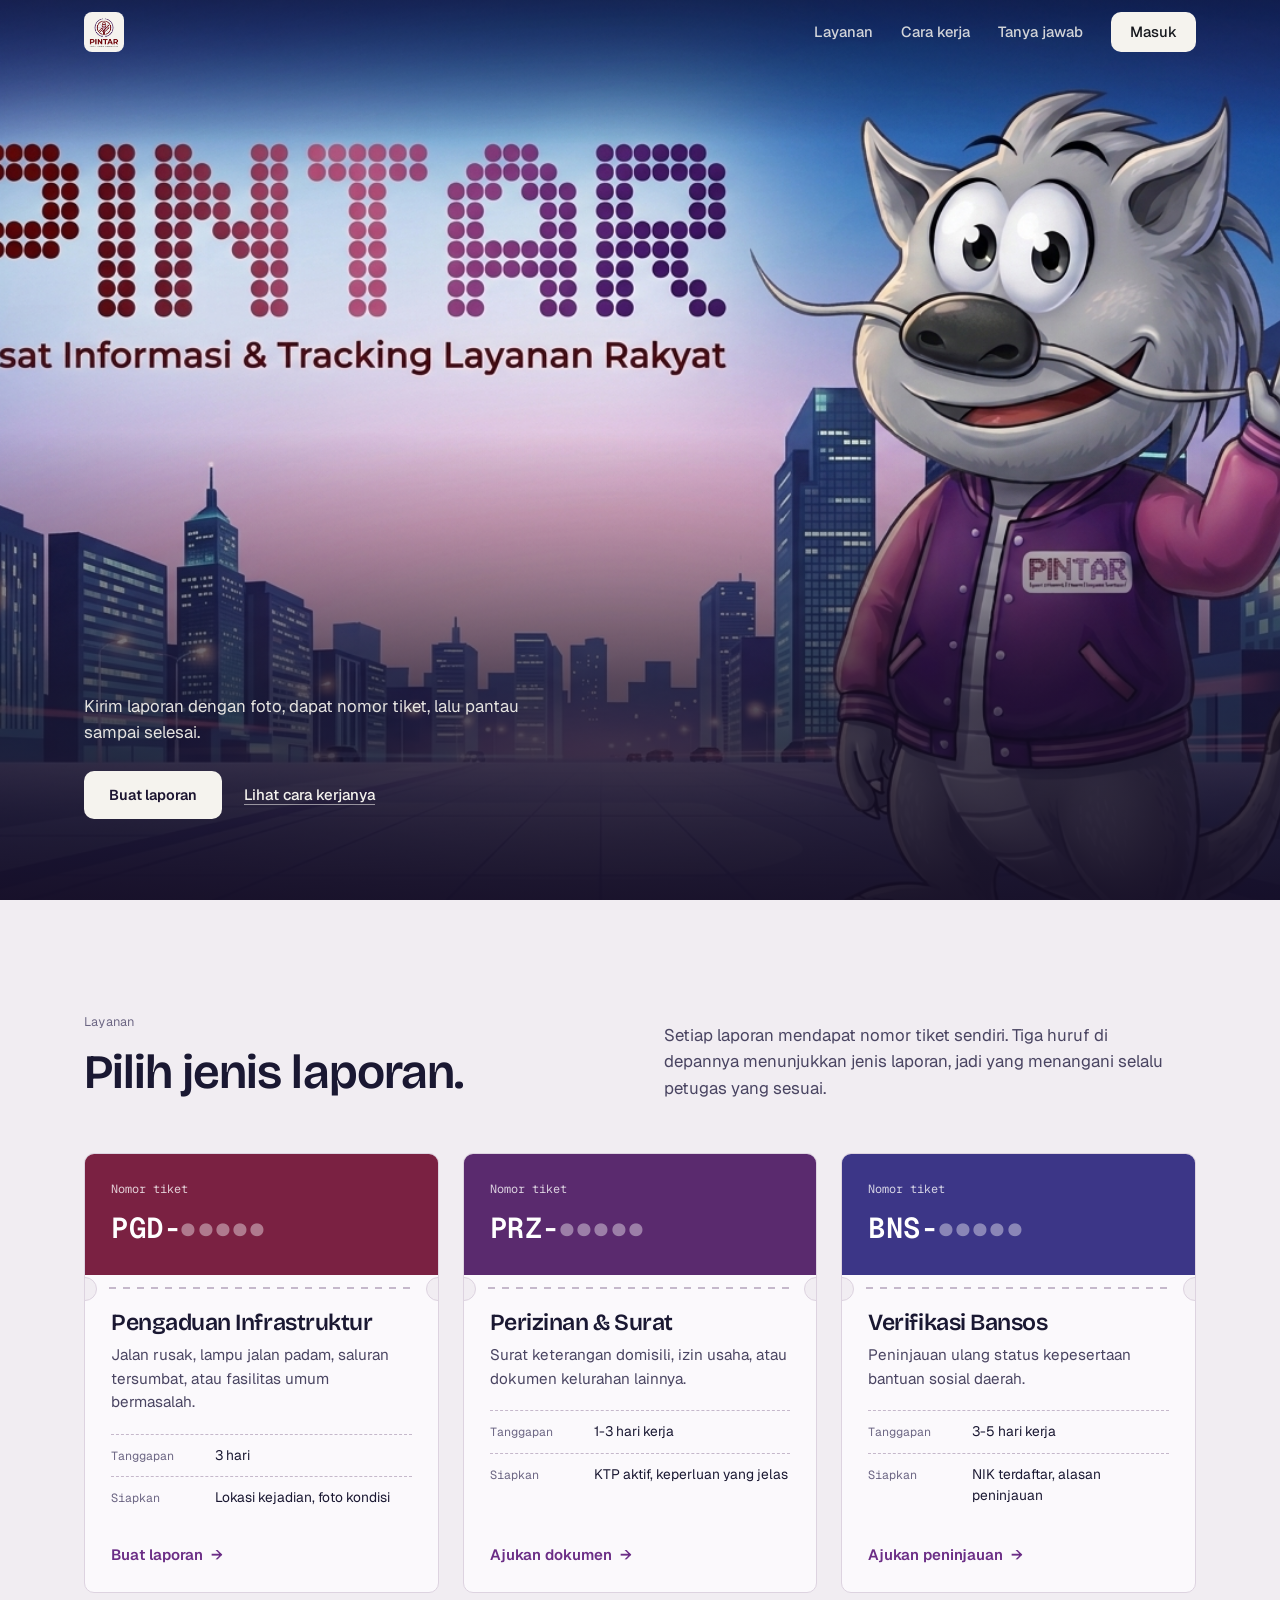
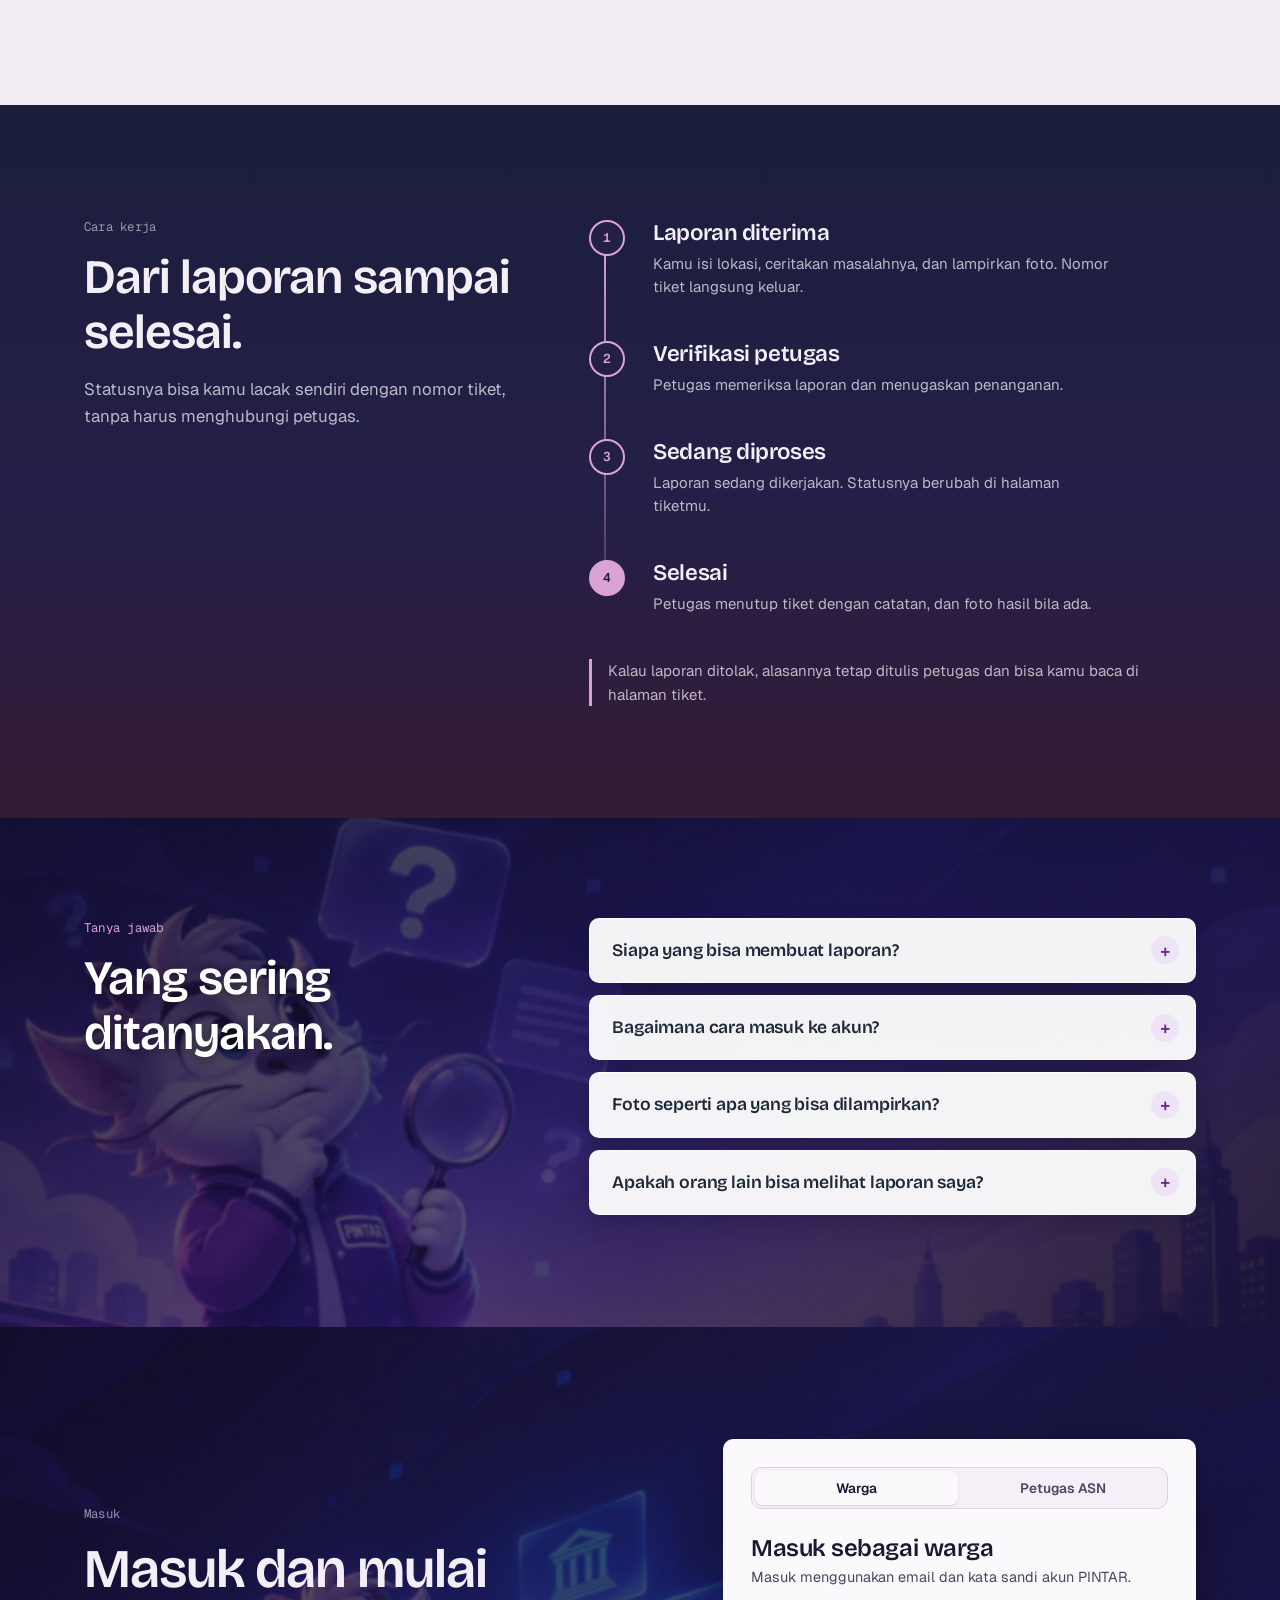
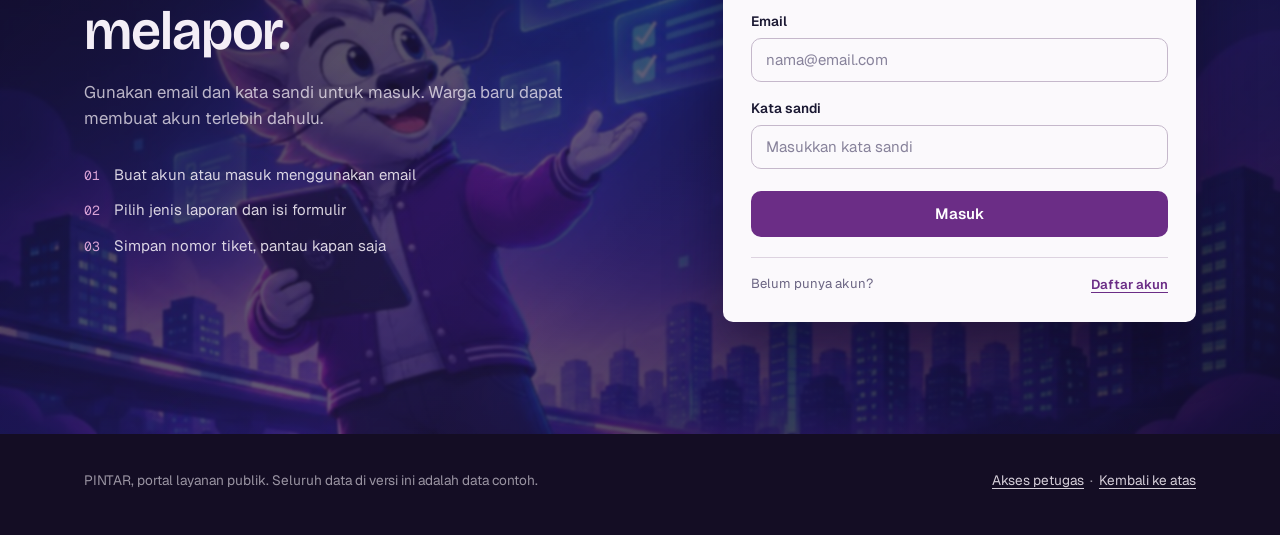
<file: PINTAR/index.html>
<!DOCTYPE html>
<html lang="id">
<head>
    <meta charset="UTF-8">
    <meta name="viewport" content="width=device-width, initial-scale=1.0">
    <title>PINTAR | Lapor, pantau, beres</title>
    <meta name="description" content="Portal pengaduan dan layanan warga. Kirim laporan dengan foto, dapat nomor tiket, dan pantau penanganannya.">

    <link rel="preconnect" href="https://fonts.googleapis.com">
    <link rel="preconnect" href="https://fonts.gstatic.com" crossorigin>
    <link href="https://fonts.googleapis.com/css2?family=Bricolage+Grotesque:opsz,wght@12..96,500;600;700&family=Geist:wght@400;500;600&family=Geist+Mono:wght@500;600&display=swap" rel="stylesheet">

    <link rel="stylesheet" href="style.css">
    <link rel="stylesheet" href="landing.css">

    <script>
        document.documentElement.classList.add('js');
    </script>
</head>

<body class="landing">

    <div id="navSentinel" style="position:absolute; top:80px; left:0; width:1px; height:1px;"></div>

    <header class="l-nav" id="nav">
        <div class="l-nav-in">
            <a href="#" class="l-brand" aria-label="PINTAR, ke atas">
                <img src="PINTAR_LOGO.png" alt="" onerror="this.replaceWith(Object.assign(document.createElement('span'), {className: 'brand-fallback', textContent: 'P'})); document.querySelector('.l-brand-name').hidden = false;">
                <span class="l-brand-name" hidden>
                    <img src="PINTAR_TXT.png" alt="PINTAR">
                </span>
            </a>

            <nav class="l-links" aria-label="Menu utama">
                <a href="#layanan">Layanan</a>
                <a href="#cara">Cara kerja</a>
                <a href="#faq">Tanya jawab</a>
                <a href="#masuk" class="btn" id="navCta">Masuk</a>
            </nav>
        </div>
    </header>

    <main>

        <section class="l-hero" id="beranda">
            <div class="l-hero-bg">
                <img src="PINTAR_BG.jpg" alt="">
                <img
                    src="PINTAR_BG.jpg"
                    alt="PINTAR, Pusat Informasi dan Tracking Layanan Rakyat."
                    onerror="this.remove(); document.getElementById('beranda').classList.add('no-photo')"
                >
            </div>

            <div class="l-hero-in">
                <h1>Laporkan masalah di sekitarmu. Pantau sampai beres.</h1>
                <p>Kirim laporan dengan foto, dapat nomor tiket, lalu pantau sampai selesai.</p>

                <div class="l-hero-cta">
                    <a href="#masuk" class="btn btn-light">Buat laporan</a>
                    <a href="#cara" class="l-text-link">Lihat cara kerjanya</a>
                </div>
            </div>
        </section>

        <section class="l-sec l-svc-sec" id="layanan">
            <div class="l-wrap">

                <div class="l-head rv">
                    <div>
                        <div class="l-eyebrow">Layanan</div>
                        <h2 class="l-h2">Pilih jenis laporan.</h2>
                    </div>

                    <p class="l-lead">
                        Setiap laporan mendapat nomor tiket sendiri. Tiga huruf di depannya menunjukkan jenis laporan, jadi yang menangani selalu petugas yang sesuai.
                    </p>
                </div>

                <div class="tk-grid">

                    <article class="tk tk-1 rv">
                        <div class="tk-stub">
                            <span class="tk-label">Nomor tiket</span>
                            <span class="tk-code">PGD-<i aria-hidden="true">●●●●●</i></span>
                        </div>

                        <div class="tk-perf" aria-hidden="true"></div>

                        <div class="tk-body">
                            <h3>Pengaduan Infrastruktur</h3>
                            <p>Jalan rusak, lampu jalan padam, saluran tersumbat, atau fasilitas umum bermasalah.</p>

                            <dl class="tk-meta">
                                <div>
                                    <dt>Tanggapan</dt>
                                    <dd>3 hari</dd>
                                </div>
                                <div>
                                    <dt>Siapkan</dt>
                                    <dd>Lokasi kejadian, foto kondisi</dd>
                                </div>
                            </dl>

                            <a href="#masuk" class="tk-cta">
                                Buat laporan <span aria-hidden="true">→</span>
                            </a>
                        </div>
                    </article>

                    <article class="tk tk-2 rv">
                        <div class="tk-stub">
                            <span class="tk-label">Nomor tiket</span>
                            <span class="tk-code">PRZ-<i aria-hidden="true">●●●●●</i></span>
                        </div>

                        <div class="tk-perf" aria-hidden="true"></div>

                        <div class="tk-body">
                            <h3>Perizinan &amp; Surat</h3>
                            <p>Surat keterangan domisili, izin usaha, atau dokumen kelurahan lainnya.</p>

                            <dl class="tk-meta">
                                <div>
                                    <dt>Tanggapan</dt>
                                    <dd>1-3 hari kerja</dd>
                                </div>
                                <div>
                                    <dt>Siapkan</dt>
                                    <dd>KTP aktif, keperluan yang jelas</dd>
                                </div>
                            </dl>

                            <a href="#masuk" class="tk-cta">
                                Ajukan dokumen <span aria-hidden="true">→</span>
                            </a>
                        </div>
                    </article>

                    <article class="tk tk-3 rv">
                        <div class="tk-stub">
                            <span class="tk-label">Nomor tiket</span>
                            <span class="tk-code">BNS-<i aria-hidden="true">●●●●●</i></span>
                        </div>

                        <div class="tk-perf" aria-hidden="true"></div>

                        <div class="tk-body">
                            <h3>Verifikasi Bansos</h3>
                            <p>Peninjauan ulang status kepesertaan bantuan sosial daerah.</p>

                            <dl class="tk-meta">
                                <div>
                                    <dt>Tanggapan</dt>
                                    <dd>3-5 hari kerja</dd>
                                </div>
                                <div>
                                    <dt>Siapkan</dt>
                                    <dd>NIK terdaftar, alasan peninjauan</dd>
                                </div>
                            </dl>

                            <a href="#masuk" class="tk-cta">
                                Ajukan peninjauan <span aria-hidden="true">→</span>
                            </a>
                        </div>
                    </article>

                </div>
            </div>
        </section>

        <section class="l-sec l-track" id="cara">
            <div class="l-wrap l-track-grid">

                <div class="l-sticky rv">
                    <div class="l-eyebrow">Cara kerja</div>
                    <h2 class="l-h2">Dari laporan sampai selesai.</h2>
                    <p class="l-lead">
                        Statusnya bisa kamu lacak sendiri dengan nomor tiket, tanpa harus menghubungi petugas.
                    </p>
                </div>

                <div>
                    <ol class="tr-list">
                        <li class="tr-item rv">
                            <h3>Laporan diterima</h3>
                            <p>Kamu isi lokasi, ceritakan masalahnya, dan lampirkan foto. Nomor tiket langsung keluar.</p>
                        </li>

                        <li class="tr-item rv">
                            <h3>Verifikasi petugas</h3>
                            <p>Petugas memeriksa laporan dan menugaskan penanganan.</p>
                        </li>

                        <li class="tr-item rv">
                            <h3>Sedang diproses</h3>
                            <p>Laporan sedang dikerjakan. Statusnya berubah di halaman tiketmu.</p>
                        </li>

                        <li class="tr-item rv">
                            <h3>Selesai</h3>
                            <p>Petugas menutup tiket dengan catatan, dan foto hasil bila ada.</p>
                        </li>
                    </ol>

                    <p class="l-note rv">
                        Kalau laporan ditolak, alasannya tetap ditulis petugas dan bisa kamu baca di halaman tiket.
                    </p>
                </div>

            </div>
        </section>

        <section class="l-sec l-faq-sec" id="faq">
            <div class="l-wrap l-faq-grid">

                <div class="rv">
                    <div class="l-eyebrow">Tanya jawab</div>
                    <h2 class="l-h2">Yang sering ditanyakan.</h2>
                </div>

                <div class="l-faq rv">

                    <details>
                        <summary>Siapa yang bisa membuat laporan?</summary>
                        <p>Warga yang sudah memiliki akun PINTAR dan melengkapi data profilnya.</p>
                    </details>

                    <details>
                        <summary>Bagaimana cara masuk ke akun?</summary>
                        <p>Gunakan email dan kata sandi yang terdaftar. NIK menjadi bagian dari data profil warga.</p>
                    </details>

                    <details>
                        <summary>Foto seperti apa yang bisa dilampirkan?</summary>
                        <p>Foto JPG atau PNG dengan ukuran maksimal 4 MB. Foto bersifat opsional, tetapi sangat membantu petugas.</p>
                    </details>

                    <details>
                        <summary>Apakah orang lain bisa melihat laporan saya?</summary>
                        <p>Rincian tiket hanya bisa dibuka oleh pemilik laporan dan petugas yang memiliki akses sesuai kewenangannya.</p>
                    </details>

                </div>
            </div>
        </section>

        <section class="l-login" id="masuk">
            <div class="l-wrap l-login-grid">

                <div class="rv">
                    <div class="l-eyebrow">Masuk</div>
                    <h2>Masuk dan mulai melapor.</h2>

                    <p class="l-lead">
                        Gunakan email dan kata sandi untuk masuk. Warga baru dapat membuat akun terlebih dahulu.
                    </p>

                    <ol>
                        <li>Buat akun atau masuk menggunakan email</li>
                        <li>Pilih jenis laporan dan isi formulir</li>
                        <li>Simpan nomor tiket, pantau kapan saja</li>
                    </ol>
                </div>

                <div class="l-card rv">

                    <div class="tabs" role="tablist">
                        <button
                            type="button"
                            class="tab-btn active"
                            id="tabCitizen"
                            role="tab"
                            aria-selected="true"
                            onclick="switchTab('citizen')"
                        >
                            Warga
                        </button>

                        <button
                            type="button"
                            class="tab-btn"
                            id="tabOfficer"
                            role="tab"
                            aria-selected="false"
                            onclick="switchTab('officer')"
                        >
                            Petugas ASN
                        </button>
                    </div>

                    <div id="citizenSection">

                        <h3>Masuk sebagai warga</h3>
                        <p class="sub">
                            Masukkan email dan kata sandi. Untuk akun baru, lengkapi nama dan NIK saat mendaftar.
                        </p>

                        <form onsubmit="handleCitizenLogin(event)" novalidate>

                            <div class="form-group">
                                <label class="form-label" for="citizenEmail">Email</label>
                                <input
                                    type="email"
                                    id="citizenEmail"
                                    class="form-control"
                                    placeholder="nama@email.com"
                                    required
                                    autocomplete="email"
                                >
                            </div>

                            <div class="form-group">
                                <label class="form-label" for="citizenName">
                                    Nama lengkap sesuai KTP
                                </label>
                                <input
                                    type="text"
                                    id="citizenName"
                                    class="form-control"
                                    placeholder="Contoh: Agus Santoso"
                                    autocomplete="name"
                                >
                            </div>

                            <div class="form-group">
                                <div class="form-label-row">
                                    <label class="form-label" for="citizenNik">NIK</label>
                                    <span class="form-hint" id="nikCounter">0 / 16</span>
                                </div>

                                <input
                                    type="text"
                                    id="citizenNik"
                                    class="form-control font-mono"
                                    placeholder="0000 00 000000 0000"
                                    maxlength="22"
                                    inputmode="numeric"
                                    oninput="formatAndDecodeNik(this)"
                                    autocomplete="off"
                                >

                                <div class="nik-badge-box" id="nikBadge">
                                    <span id="nikDecodedText"></span>
                                </div>
                            </div>

                            <div class="form-group">
                                <label class="form-label" for="citizenPassword">
                                    Kata sandi
                                </label>

                                <input
                                    type="password"
                                    id="citizenPassword"
                                    class="form-control"
                                    placeholder="Masukkan kata sandi"
                                    required
                                    autocomplete="current-password"
                                >
                            </div>

                            <button
                                type="submit"
                                class="btn-submit"
                                id="citizenSubmitBtn"
                            >
                                Masuk
                            </button>

                        </form>

                        <div class="demo-bar">
                            <span>Belum punya akun?</span>
                            <button
                                type="button"
                                class="demo-link"
                                onclick="toggleCitizenMode()"
                                id="citizenModeToggle"
                            >
                                Daftar akun
                            </button>
                        </div>

                    </div>

                    <div id="officerSection" style="display: none;">

                        <h3>Masuk sebagai petugas</h3>
                        <p class="sub">
                            Gunakan email akun dinas, NIP, satuan kerja, dan kata sandi yang telah didaftarkan administrator.
                        </p>

                        <form onsubmit="handleOfficerLogin(event)" novalidate>

                            <div class="form-group">
                                <label class="form-label" for="officerEmail">
                                    Email akun dinas
                                </label>

                                <input
                                    type="email"
                                    id="officerEmail"
                                    class="form-control"
                                    placeholder="email petugas"
                                    required
                                    autocomplete="username"
                                >
                            </div>

                            <div class="form-group">
                                <label class="form-label" for="officerNip">NIP</label>

                                <input
                                    type="text"
                                    id="officerNip"
                                    class="form-control font-mono"
                                    inputmode="numeric"
                                    required
                                    autocomplete="off"
                                    placeholder="Masukkan NIP"
                                    autocorrect="off"
                                    autocapitalize="off"
                                    spellcheck="false"
                                >
                            </div>

                            <div class="form-group">
                                <label class="form-label" for="officerDept">
                                    Satuan kerja
                                </label>

                                <select id="officerDept" class="form-control">
                                    <option>Dinas Bina Marga &amp; Penataan Ruang</option>
                                    <option>Dinas Kependudukan &amp; Pencatatan Sipil</option>
                                    <option>Dinas Perhubungan &amp; Penerangan Jalan</option>
                                    <option>Satuan Polisi Pamong Praja</option>
                                </select>
                            </div>

                            <div class="form-group">
                                <label class="form-label" for="officerPass">
                                    Kata sandi
                                </label>

                                <input
                                    type="password"
                                    id="officerPass"
                                    class="form-control"
                                    required
                                    autocomplete="current-password"
                                    placeholder="Masukkan kata sandi"
                                >
                            </div>

                            <button type="submit" class="btn-submit">
                                Masuk
                            </button>

                        </form>

                        <div class="demo-bar">
                            <span>Akun petugas disiapkan oleh administrator.</span>
                        </div>

                    </div>

                </div>
            </div>
        </section>

    </main>

    <footer class="l-foot">
        <div class="l-wrap l-foot-in">
            <span>PINTAR, portal layanan publik. Seluruh data di versi ini adalah data contoh.</span>

            <span>
                <button type="button" class="l-linkbtn" onclick="goOfficer()">
                    Akses petugas
                </button>
                &nbsp;·&nbsp;
                <a href="#beranda">Kembali ke atas</a>
            </span>
        </div>
    </footer>

    <script>
        (function () {
            const role = sessionStorage.getItem('roleUser');
            const cta = document.getElementById('navCta');

            if (role === 'warga') {
                cta.textContent = 'Ke portal';
                cta.href = 'warga.html';
            }

            if (role === 'petugas') {
                cta.textContent = 'Ke panel';
                cta.href = 'admin.html';
            }
        })();

        const nav = document.getElementById('nav');

        new IntersectionObserver(([entry]) => {
            nav.classList.toggle('solid', !entry.isIntersecting);
        }).observe(document.getElementById('navSentinel'));

        const rvObs = new IntersectionObserver((entries) => {
            entries.forEach(entry => {
                if (entry.isIntersecting) {
                    entry.target.classList.add('in');
                    rvObs.unobserve(entry.target);
                }
            });
        }, {
            threshold: 0.12
        });

        document.querySelectorAll('.rv').forEach(el => {
            rvObs.observe(el);
        });

        function switchTab(mode) {
            const isCitizen = mode === 'citizen';

            document.getElementById('tabCitizen').classList.toggle('active', isCitizen);
            document.getElementById('tabOfficer').classList.toggle('active', !isCitizen);

            document.getElementById('tabCitizen').setAttribute('aria-selected', String(isCitizen));
            document.getElementById('tabOfficer').setAttribute('aria-selected', String(!isCitizen));

            document.getElementById('citizenSection').style.display = isCitizen ? 'block' : 'none';
            document.getElementById('officerSection').style.display = isCitizen ? 'none' : 'block';
        }

        function goOfficer() {
            switchTab('officer');
            document.getElementById('masuk').scrollIntoView({
                behavior: 'smooth'
            });
        }

        const PROVINSI = {
            '11': 'Aceh',
            '12': 'Sumatera Utara',
            '13': 'Sumatera Barat',
            '14': 'Riau',
            '15': 'Jambi',
            '16': 'Sumatera Selatan',
            '17': 'Bengkulu',
            '18': 'Lampung',
            '19': 'Kep. Bangka Belitung',
            '21': 'Kep. Riau',
            '31': 'DKI Jakarta',
            '32': 'Jawa Barat',
            '33': 'Jawa Tengah',
            '34': 'DI Yogyakarta',
            '35': 'Jawa Timur',
            '36': 'Banten',
            '51': 'Bali',
            '52': 'NTB',
            '53': 'NTT',
            '61': 'Kalimantan Barat',
            '62': 'Kalimantan Tengah',
            '63': 'Kalimantan Selatan',
            '64': 'Kalimantan Timur',
            '65': 'Kalimantan Utara',
            '71': 'Sulawesi Utara',
            '72': 'Sulawesi Tengah',
            '73': 'Sulawesi Selatan',
            '74': 'Sulawesi Tenggara',
            '75': 'Gorontalo',
            '76': 'Sulawesi Barat',
            '81': 'Maluku',
            '82': 'Maluku Utara',
            '91': 'Papua Barat',
            '94': 'Papua'
        };

        function formatAndDecodeNik(input) {
            const digits = input.value.replace(/\D/g, '').slice(0, 16);

            document.getElementById('nikCounter').innerText = digits.length + ' / 16';

            let formatted = digits.slice(0, 4);

            if (digits.length > 4) {
                formatted += ' ' + digits.slice(4, 6);
            }

            if (digits.length > 6) {
                formatted += ' ' + digits.slice(6, 12);
            }

            if (digits.length > 12) {
                formatted += ' ' + digits.slice(12, 16);
            }

            input.value = formatted;

            const badge = document.getElementById('nikBadge');

            if (digits.length >= 2) {
                const province = PROVINSI[digits.slice(0, 2)] || 'tidak dikenali';

                document.getElementById('nikDecodedText').innerText =
                    'Wilayah: ' + province;

                badge.style.display = 'block';
            } else {
                badge.style.display = 'none';
            }
        }

        window.switchTab = switchTab;
        window.goOfficer = goOfficer;
        window.formatAndDecodeNik = formatAndDecodeNik;
    </script>

    <script type="module" src="./auth.js"></script>

</body>
</html>
</file>
<file: PINTAR/style.css>
/* PINTAR design system
   Satu tema terang "senja": latar lilac, header indigo malam, aksen ungu jaket maskot.
   Warna jenis tiket (--m1..m3) diturunkan dari wordmark PINTAR: marun, plum, indigo-violet.
   Warna status (kuning/indigo/hijau/merah) hanya dipakai untuk status tiket. */

:root {
    color-scheme: light;

    --bg: #f1edf2;
    --bg-2: #e8e0ec;
    --surface: #fbf9fc;
    --surface-2: #f5f0f7;
    --line: #ddd3e0;
    --line-strong: #c5b8cb;

    --ink: #1a1832;
    --ink-2: #4a4562;
    --ink-3: #6b6583;

    --night: #1b1e3b;
    --on-night: #f4eef6;
    --on-night-2: rgba(244, 238, 246, 0.7);
    --glow: #d9a3d6;

    --accent: #6b2d86;
    --accent-hover: #54216b;
    --accent-soft: #efe4f5;
    --on-accent: #ffffff;
    --ring: rgba(107, 45, 134, 0.35);

    --m1: #7a2142;
    --m2: #5a2a6e;
    --m3: #3c3687;

    --st-new-bg: #fbefd4;   --st-new-fg: #7a4b00;
    --st-run-bg: #e4e3f6;   --st-run-fg: #3c3687;
    --st-ok-bg: #dcefe2;    --st-ok-fg: #17673a;
    --st-bad-bg: #f8dcdc;   --st-bad-fg: #a12a22;
    --st-cancel-bg: #eae7ec; --st-cancel-fg: #60596c;

    --ok: #17673a;
    --bad: #b3261e;

    --r: 10px;
    --shadow: 0 1px 2px rgba(26, 24, 50, 0.06), 0 10px 28px rgba(26, 24, 50, 0.1);

    --font-display: 'Bricolage Grotesque', 'Geist', system-ui, sans-serif;
    --font-body: 'Geist', system-ui, -apple-system, 'Segoe UI', sans-serif;
    --font-mono: 'Geist Mono', ui-monospace, monospace;
}

/* Warna jenis tiket, dipakai oleh kartu, baris, dan tabel lewat awalan nomor tiket */
.k-PGD { --tk: var(--m1); }
.k-PRZ { --tk: var(--m2); }
.k-BNS { --tk: var(--m3); }

/* ---------- Dasar ---------- */
* { margin: 0; padding: 0; box-sizing: border-box; }

body {
    background: var(--bg);
    color: var(--ink);
    font-family: var(--font-body);
    font-size: 15px;
    line-height: 1.55;
    -webkit-font-smoothing: antialiased;
    overflow-x: clip;
}

button, input, textarea, select { font-family: inherit; font-size: inherit; color: inherit; }
button { cursor: pointer; }
[hidden] { display: none !important; }
:focus-visible { outline: 3px solid var(--ring); outline-offset: 2px; border-radius: 6px; }

h1, h2, h3 {
    font-family: var(--font-display);
    color: var(--ink);
    letter-spacing: -0.02em;
    line-height: 1.15;
    font-weight: 600;
}

i.ph { font-size: 18px; line-height: 1; flex: none; }
.sr { position: absolute; width: 1px; height: 1px; overflow: hidden; clip: rect(0 0 0 0); white-space: nowrap; }
.link { color: var(--accent); font-weight: 600; font-size: 0.9rem; text-decoration: none; }
.link:hover { text-decoration: underline; text-underline-offset: 3px; }
.mono { font-family: var(--font-mono); }

/* ---------- Tombol ---------- */
.btn {
    display: inline-flex; align-items: center; justify-content: center; gap: 8px;
    min-height: 44px; padding: 8px 18px;
    border: 1px solid transparent; border-radius: var(--r);
    font-weight: 600; font-size: 0.9rem; text-decoration: none;
    transition: background 0.15s, border-color 0.15s, transform 0.1s;
}
.btn:active { transform: scale(0.98); }
.btn:disabled { opacity: 0.45; cursor: not-allowed; transform: none; }
.btn-primary { background: var(--accent); color: var(--on-accent); }
.btn-primary:hover:not(:disabled) { background: var(--accent-hover); }
.btn-secondary { background: transparent; border-color: var(--line-strong); color: var(--ink); }
.btn-secondary:hover:not(:disabled) { background: var(--surface-2); }
.btn-light { background: #f5f3ee; color: var(--night); }
.btn-sm { min-height: 34px; padding: 4px 12px; font-size: 0.8rem; }
.btn-ok { background: var(--st-ok-bg); color: var(--st-ok-fg); }
.btn-ok:hover:not(:disabled) { filter: brightness(0.96); }
.btn-bad { background: var(--st-bad-bg); color: var(--st-bad-fg); }
.btn-bad:hover:not(:disabled) { filter: brightness(0.96); }
.btn-danger { background: var(--bad); color: #fff; }
.btn-danger:hover:not(:disabled) { filter: brightness(0.92); }

/* ---------- Header portal ---------- */
.navbar { position: sticky; top: 0; z-index: 100; background: var(--night); color: var(--on-night); }
.nav-container {
    max-width: 1160px; margin: 0 auto; padding: 0 24px; height: 64px;
    display: flex; align-items: center; justify-content: space-between; gap: 16px;
}
.brand { display: flex; align-items: center; gap: 10px; text-decoration: none; color: var(--on-night); }
.brand-logo { width: 38px; height: 38px; flex: none; border-radius: 8px; background: #f5f3ee; padding: 3px; object-fit: contain; display: block; }
.brand-fallback {
    width: 36px; height: 36px; flex: none; border-radius: 8px;
    background: var(--accent); color: var(--on-accent);
    display: grid; place-items: center; font-family: var(--font-display); font-weight: 700;
}
.brand-name { font-family: var(--font-display); font-weight: 700; font-size: 1.15rem; letter-spacing: -0.02em; }

.nav-menu { display: flex; gap: 4px; list-style: none; }
.nav-link {
    display: flex; align-items: center; gap: 8px; height: 64px; padding: 0 14px;
    color: var(--on-night-2); font-weight: 500; font-size: 0.9rem; text-decoration: none; white-space: nowrap;
    border-bottom: 3px solid transparent;
}
.nav-link:hover { color: #fff; }
.nav-link.active { color: #fff; border-bottom-color: var(--glow); }

.user-profile { display: flex; align-items: center; gap: 10px; }
.avatar { width: 34px; height: 34px; border-radius: 50%; background: var(--glow); color: var(--night); display: grid; place-items: center; font-weight: 700; font-size: 0.9rem; }
.user-meta strong { display: block; font-size: 0.85rem; line-height: 1.2; color: #fff; }
.user-meta small { color: var(--on-night-2); font-size: 0.74rem; font-family: var(--font-mono); }
.logout {
    display: flex; align-items: center; gap: 6px; min-height: 36px; padding: 6px 12px;
    border: 1px solid rgba(244, 238, 246, 0.3); border-radius: var(--r);
    background: transparent; color: var(--on-night); font-weight: 500; font-size: 0.84rem;
}
.logout:hover { background: rgba(255, 255, 255, 0.08); }

/* ---------- Layout ---------- */
.container { max-width: 1160px; margin: 0 auto; padding: 0 24px; }
.view-section { display: none; padding: 40px 0 72px; }
.view-section.active { display: block; animation: rise 0.25s ease; }
@keyframes rise { from { opacity: 0; transform: translateY(6px); } }

.section-header { margin-bottom: 28px; max-width: 56ch; }
.section-header h2 { font-size: clamp(1.6rem, 3vw, 2.1rem); margin-bottom: 6px; }
.section-header p, .section-head p { color: var(--ink-2); }
.section-head { display: flex; justify-content: space-between; align-items: flex-end; gap: 16px; margin: 48px 0 16px; }
.section-head h2 { font-size: 1.25rem; }
.foot { max-width: 1160px; margin: 0 auto; padding: 0 24px 32px; font-size: 0.8rem; color: var(--ink-3); }

/* ---------- Beranda warga ---------- */
.greet { display: flex; justify-content: space-between; align-items: flex-end; gap: 20px; flex-wrap: wrap; margin-bottom: 28px; }
.greet h1 { font-size: clamp(2rem, 4.4vw, 3.1rem); }
.greet h1 span { color: var(--accent); }
.greet-sum { margin-top: 6px; font-family: var(--font-mono); font-size: 0.82rem; color: var(--ink-3); }
#recentTicket:empty { display: none; }

/* Tiket aktif: tiket lebar dengan stub berwarna di kiri */
.tkw { --c: var(--tk, var(--ink-3)); display: grid; grid-template-columns: 240px 28px minmax(0, 1fr); background: var(--surface); border: 1px solid var(--line); border-radius: var(--r); overflow: hidden; }
.tkw-stub { background: var(--c); color: #fff; padding: 26px 24px; display: flex; flex-direction: column; justify-content: center; gap: 6px; }
.tkw-label { font-family: var(--font-mono); font-size: 0.74rem; opacity: 0.78; }
.tkw-code { font-family: var(--font-mono); font-size: 1.45rem; font-weight: 600; letter-spacing: 0.01em; overflow-wrap: anywhere; }
.tkw-date { font-size: 0.8rem; opacity: 0.8; }
.tkw-perf {
    position: relative;
    background: repeating-linear-gradient(180deg, var(--line-strong) 0 7px, transparent 7px 14px) center / 2px calc(100% - 48px) no-repeat, var(--surface);
}
.tkw-perf::before, .tkw-perf::after {
    content: ""; position: absolute; left: 50%; margin-left: -11px; width: 22px; height: 22px; border-radius: 50%;
    background: var(--bg); border: 1px solid var(--line);
}
.tkw-perf::before { top: -12px; }
.tkw-perf::after { bottom: -12px; }
.tkw-body { padding: 24px 26px 26px 8px; min-width: 0; }
.tkw-top { display: flex; justify-content: space-between; align-items: center; gap: 12px; margin-bottom: 8px; }
.tkw-type { font-family: var(--font-display); font-weight: 600; font-size: 1.15rem; letter-spacing: -0.01em; }
.tkw-desc { color: var(--ink-2); display: -webkit-box; -webkit-line-clamp: 2; -webkit-box-orient: vertical; overflow: hidden; }
.tkw-body .btn { margin-top: 14px; }

/* Peluncur layanan di beranda */
.launch-grid { display: grid; grid-template-columns: repeat(3, minmax(0, 1fr)); gap: 12px; }
.launch {
    display: flex; align-items: center; gap: 14px; padding: 14px 16px; text-align: left;
    background: var(--surface); border: 1px solid var(--line); border-radius: var(--r);
    transition: border-color 0.15s, box-shadow 0.15s;
}
.launch:hover { border-color: var(--tk, var(--accent)); box-shadow: 0 8px 22px rgba(26, 24, 50, 0.08); }
.launch-code { flex: none; padding: 6px 9px; border-radius: 6px; background: var(--tk, var(--accent)); color: #fff; font-family: var(--font-mono); font-size: 0.78rem; font-weight: 600; letter-spacing: 0.04em; }
.launch-info { min-width: 0; }
.launch-info b { display: block; font-family: var(--font-display); font-size: 1rem; letter-spacing: -0.01em; }
.launch-info small { color: var(--ink-3); font-size: 0.8rem; }
.launch-go { margin-left: auto; color: var(--ink-3); transition: transform 0.15s, color 0.15s; }
.launch:hover .launch-go { transform: translateX(3px); color: var(--ink); }

/* ---------- Badge status & stepper ---------- */
.badge-status { display: inline-block; white-space: nowrap; padding: 2px 10px; border-radius: 6px; background: var(--st-new-bg); color: var(--st-new-fg); font-size: 0.76rem; font-weight: 600; }
.badge-status.st-proses { background: var(--st-run-bg); color: var(--st-run-fg); }
.badge-status.st-selesai { background: var(--st-ok-bg); color: var(--st-ok-fg); }
.badge-status.st-ditolak { background: var(--st-bad-bg); color: var(--st-bad-fg); }
.badge-status.st-dibatalkan { background: var(--st-cancel-bg); color: var(--st-cancel-fg); }

.steps { display: flex; margin: 18px 0 4px; }
.step { flex: 1; position: relative; text-align: center; font-size: 0.7rem; line-height: 1.3; color: var(--ink-3); padding: 0 2px; }
.step::before { content: ""; position: absolute; top: 11px; left: -50%; width: 100%; height: 2px; background: var(--line); }
.step:first-child::before { display: none; }
.step.done::before, .step.current::before { background: var(--accent); }
.step .dot {
    position: relative; z-index: 1; display: grid; place-items: center; width: 24px; height: 24px; margin: 0 auto 6px;
    border: 2px solid var(--line-strong); border-radius: 50%; background: var(--surface); font-size: 0.68rem; font-weight: 700;
}
.step.done { color: var(--ink); }
.step.done .dot { background: var(--accent); border-color: var(--accent); color: var(--on-accent); }
.step.current { color: var(--ink); font-weight: 600; }
.step.current .dot { border-color: var(--accent); color: var(--accent); box-shadow: 0 0 0 4px var(--accent-soft); }
.step.rejected { color: var(--bad); font-weight: 600; }
.step.rejected::before { background: var(--bad); }
.step.rejected .dot { border-color: var(--bad); background: var(--st-bad-bg); color: var(--bad); }

/* ---------- Kartu tiket (pilihan layanan) ---------- */
.tk-grid { display: grid; grid-template-columns: repeat(3, minmax(0, 1fr)); gap: 24px; }
.tk { display: flex; flex-direction: column; background: var(--surface); border: 1px solid var(--line); border-radius: var(--r); overflow: hidden; transition: border-color 0.2s, box-shadow 0.2s; }
.tk:hover { border-color: var(--line-strong); box-shadow: 0 16px 36px rgba(26, 24, 50, 0.12); }
.tk-stub { background: var(--tk, var(--m1)); color: #fff; padding: 24px 24px 22px; }
.tk-label { display: block; font-family: var(--font-mono); font-size: 0.74rem; opacity: 0.78; }
.tk-code { display: block; margin-top: 8px; font-family: var(--font-mono); font-size: 1.7rem; font-weight: 600; letter-spacing: 0.02em; }
.tk-code i { font-style: normal; opacity: 0.4; letter-spacing: 0.14em; font-size: 0.8em; }
.tk-perf {
    position: relative; height: 26px;
    background: repeating-linear-gradient(90deg, var(--line-strong) 0 7px, transparent 7px 14px) center / calc(100% - 48px) 2px no-repeat, var(--surface);
}
.tk-perf::before, .tk-perf::after { content: ""; position: absolute; top: 2px; width: 22px; height: 22px; border-radius: 50%; background: var(--bg); border: 1px solid var(--line); }
.tk-perf::before { left: -12px; }
.tk-perf::after { right: -12px; }
.tk-body { display: flex; flex-direction: column; flex: 1; padding: 8px 24px 24px; }
.tk-body h3 { font-size: 1.35rem; margin-bottom: 8px; }
.tk-body p { color: var(--ink-2); font-size: 0.93rem; }
.tk-meta { margin: 18px 0 22px; }
.tk-meta div { display: grid; grid-template-columns: 88px 1fr; gap: 12px; padding: 9px 0; border-top: 1px dashed var(--line-strong); font-size: 0.86rem; }
.tk-meta dt { font-family: var(--font-mono); font-size: 0.74rem; color: var(--ink-3); padding-top: 2px; }
.tk-meta dd { color: var(--ink); }
.tk-body .btn { margin-top: auto; }

/* ---------- Daftar tiket ---------- */
.panel-list { display: grid; grid-template-columns: minmax(0, 1fr); gap: 10px; }
.panel { background: var(--surface); border: 1px solid var(--line); border-radius: var(--r); padding: 22px; }
.trow {
    display: flex; align-items: center; gap: 14px; width: 100%; min-width: 0;
    padding: 13px 16px 13px 16px; text-align: left; color: inherit;
    background: var(--surface); border: 1px solid var(--line); border-left: 4px solid var(--tk, var(--ink-3)); border-radius: var(--r);
    transition: border-color 0.15s, box-shadow 0.15s;
}
.panel .trow { margin-bottom: 8px; }
.trow:hover { border-color: var(--line-strong); border-left-color: var(--tk, var(--ink-3)); box-shadow: 0 6px 18px rgba(26, 24, 50, 0.07); }
.trow-info { flex: 1; min-width: 0; }
.trow-code { display: block; font-family: var(--font-mono); font-weight: 600; font-size: 0.88rem; }
.trow-desc { display: block; color: var(--ink-3); font-size: 0.82rem; overflow: hidden; text-overflow: ellipsis; white-space: nowrap; }
.mini-title { font-size: 0.95rem; margin: 22px 0 8px; }

/* ---------- Lacak ---------- */
.track-grid { display: grid; grid-template-columns: minmax(0, 0.85fr) minmax(0, 1.15fr); gap: 20px; align-items: start; }
.search-row { display: flex; gap: 8px; }
.search-row .form-control { flex: 1; }
.result { background: var(--surface); border: 1px solid var(--line); border-radius: var(--r); overflow: hidden; animation: rise 0.25s ease; }
.result-stub { background: var(--tk, var(--m1)); color: #fff; padding: 20px 24px; display: flex; justify-content: space-between; align-items: center; gap: 12px; }
.result-stub small { display: block; font-family: var(--font-mono); font-size: 0.74rem; opacity: 0.78; }
.result-stub h3 { color: #fff; font-family: var(--font-mono); font-size: 1.3rem; font-weight: 600; letter-spacing: 0.01em; }
.result-body { padding: 8px 24px 24px; }
.kv { display: grid; grid-template-columns: 110px 1fr; gap: 8px 14px; font-size: 0.9rem; margin: 16px 0; }
.kv dt { color: var(--ink-3); }
.kv dd { margin: 0; overflow-wrap: anywhere; }
.photo { display: block; max-width: 100%; max-height: 220px; margin-top: 4px; border: 1px solid var(--line); border-radius: var(--r); }
.officer { display: flex; align-items: center; gap: 8px; margin-top: 16px; padding: 10px 14px; border-radius: var(--r); background: var(--surface-2); border: 1px solid var(--line); color: var(--ink-2); font-size: 0.86rem; }
.empty-state { text-align: center; padding: 56px 24px; background: var(--surface); border: 1px dashed var(--line-strong); border-radius: var(--r); }
.empty-state h3 { margin: 12px 0 4px; font-size: 1.05rem; }
.empty-state p { color: var(--ink-2); font-size: 0.9rem; margin-bottom: 14px; }
.empty-ic { width: 48px; height: 48px; margin: 0 auto; border-radius: 50%; background: var(--accent-soft); color: var(--accent); display: grid; place-items: center; }
.empty-ic i.ph { font-size: 22px; }
.panel-list .empty-state, .panel .empty-state { border: 0; padding: 28px 12px; }

/* ---------- Form & modal ---------- */
.form-group { margin-bottom: 16px; }
.form-group label, .form-label { display: block; font-size: 0.85rem; font-weight: 600; margin-bottom: 6px; }
.form-control {
    width: 100%; min-height: 44px; padding: 10px 14px;
    border: 1px solid var(--line-strong); border-radius: var(--r);
    background: var(--surface); color: var(--ink);
    transition: border-color 0.15s, box-shadow 0.15s;
}
.form-control::placeholder { color: var(--ink-3); opacity: 0.8; }
.form-control:focus { outline: 0; border-color: var(--accent); box-shadow: 0 0 0 3px var(--ring); }
.form-control[readonly] { background: var(--surface-2); color: var(--ink-2); }
.form-control[aria-invalid="true"] { border-color: var(--bad); }
textarea.form-control { resize: vertical; }
select.form-control { appearance: auto; }
.field-error { min-height: 1em; margin-top: 4px; color: var(--bad); font-size: 0.82rem; }
.two-fields { display: grid; grid-template-columns: 1fr 1fr; gap: 12px; }

.drop { display: flex; flex-direction: column; align-items: center; gap: 8px; padding: 18px; border: 2px dashed var(--line-strong); border-radius: var(--r); background: var(--surface-2); color: var(--ink-2); font-size: 0.86rem; text-align: center; cursor: pointer; }
.drop:hover { border-color: var(--accent); background: var(--accent-soft); }
.drop img { max-width: 100%; max-height: 150px; border-radius: var(--r); }

.modal-overlay { position: fixed; inset: 0; z-index: 2000; display: none; place-items: center; background: rgba(20, 13, 36, 0.6); }
.modal-overlay.active { display: grid; }
.modal-box { width: min(540px, 92vw); max-height: 92vh; overflow-y: auto; padding: 24px; background: var(--surface); border: 1px solid var(--line); border-radius: var(--r); box-shadow: var(--shadow); }
.modal-box.narrow { width: min(520px, 92vw); }
.modal-header { display: flex; justify-content: space-between; align-items: center; margin-bottom: 18px; padding-bottom: 12px; border-bottom: 1px solid var(--line); }
.modal-header h3 { font-size: 1.15rem; }
.close-btn { display: grid; place-items: center; width: 36px; height: 36px; border: 0; border-radius: var(--r); background: transparent; color: var(--ink-2); }
.close-btn:hover { background: var(--surface-2); color: var(--ink); }
.close-btn.light { color: var(--on-night); }
.close-btn.light:hover { background: rgba(255, 255, 255, 0.12); color: #fff; }
.modal-actions { display: flex; justify-content: flex-end; gap: 10px; margin-top: 8px; }
.preview-img { width: 100%; max-height: 380px; object-fit: contain; border-radius: var(--r); }
.clear-info { color: var(--ink-2); font-size: 0.9rem; margin-bottom: 14px; }

/* ---------- Toast ---------- */
.toast-wrap { position: fixed; top: 16px; right: 16px; z-index: 3000; display: grid; gap: 8px; }
.toast { max-width: 340px; padding: 12px 16px; border-radius: var(--r); background: var(--night); color: var(--on-night); font-size: 0.88rem; box-shadow: var(--shadow); animation: rise 0.25s ease; }
.toast.error { background: var(--bad); color: #fff; }

/* ---------- Chatbot ---------- */
.chatbot-toggle {
    position: fixed; right: 24px; bottom: 24px; z-index: 1000; display: grid; place-items: center; width: 56px; height: 56px;
    border: 2px solid rgba(255, 255, 255, 0.4); border-radius: 50%; background: var(--accent); color: var(--on-accent); box-shadow: var(--shadow);
    overflow: hidden; padding: 0; transition: transform 0.2s, box-shadow 0.2s;
}
.chatbot-toggle:hover { transform: scale(1.06); background: var(--accent-hover); box-shadow: 0 8px 24px rgba(107, 45, 134, 0.35); }
.chat-toggle-avatar {
    width: 100%; height: 100%; object-fit: cover; object-position: top center; transform: scale(1.15) translateY(2px);
}
.chatbot-box {
    position: fixed; right: 24px; bottom: 92px; z-index: 1000; display: none; flex-direction: column; overflow: hidden;
    width: 375px; max-width: calc(100vw - 24px); height: 500px; max-height: calc(100dvh - 120px);
    background: var(--surface); border: 1px solid var(--line); border-radius: 14px; box-shadow: var(--shadow);
}
.chatbot-box.active { display: flex; }
.chat-header {
    display: flex; justify-content: space-between; align-items: center; padding: 12px 16px;
    background: var(--night); color: var(--on-night); font-size: 0.9rem;
}
.chat-header-info { display: flex; align-items: center; gap: 12px; }
.chat-header-avatar {
    width: 42px; height: 42px; border-radius: 50%; background: #2a2546; border: 2px solid var(--glow);
    object-fit: cover; object-position: top center; flex-shrink: 0;
}
.chat-header small { display: flex; align-items: center; gap: 6px; font-size: 0.72rem; color: var(--on-night-2); margin-top: 1px; }
.online-indicator {
    width: 7px; height: 7px; background: #22c55e; border-radius: 50%; display: inline-block;
    box-shadow: 0 0 0 2px rgba(34, 197, 94, 0.3);
}
.chat-body { flex: 1; display: flex; flex-direction: column; gap: 10px; padding: 16px; overflow-y: auto; background: var(--bg); }
.chat-msg { max-width: 85%; padding: 10px 14px; border-radius: var(--r); font-size: 0.86rem; line-height: 1.45; }
.chat-row { display: flex; gap: 8px; align-items: flex-end; width: 100%; }
.chat-row.user { justify-content: flex-end; }
.chat-avatar-bot {
    width: 28px; height: 28px; border-radius: 50%; background: #2a2546; border: 1.5px solid var(--glow);
    object-fit: cover; object-position: top center; flex-shrink: 0; margin-bottom: 2px;
}
.chat-msg.bot { align-self: flex-start; background: var(--surface); border: 1px solid var(--line); }
.chat-msg.user { align-self: flex-end; background: var(--accent); color: var(--on-accent); }
.chat-quick { display: flex; gap: 6px; padding: 8px 12px; overflow-x: auto; border-top: 1px solid var(--line); }
.chat-quick button { white-space: nowrap; padding: 5px 12px; border: 1px solid var(--line-strong); border-radius: 6px; background: var(--surface); font-size: 0.76rem; }
.chat-quick button:hover { background: var(--accent-soft); border-color: var(--accent); }
.chat-footer { display: flex; gap: 8px; padding: 10px 12px; border-top: 1px solid var(--line); }

/* ---------- Notifikasi & hasil ---------- */
.notice { display: flex; align-items: center; gap: 14px; margin-bottom: 24px; padding: 14px 18px; border-radius: var(--r); }
.notice.ok { background: var(--st-ok-bg); color: var(--st-ok-fg); }
.notice.bad { background: var(--st-bad-bg); color: var(--st-bad-fg); }
.notice > div { flex: 1; }
.notice strong { display: block; }
.notice span { font-size: 0.86rem; }
.notice .btn { min-height: 38px; background: transparent; border-color: currentColor; color: inherit; }
.result-note { margin-top: 14px; padding: 14px 16px; border-radius: var(--r); }
.result-note.ok { background: var(--st-ok-bg); color: var(--st-ok-fg); }
.result-note.bad { background: var(--st-bad-bg); color: var(--st-bad-fg); }
.result-note strong { display: block; margin-bottom: 2px; }
.result-note p { font-size: 0.9rem; }
.result-note small { opacity: 0.8; }
.hist { list-style: none; padding: 0; font-size: 0.85rem; }
.hist li { display: flex; justify-content: space-between; gap: 12px; padding: 8px 0; }
.hist li + li { border-top: 1px dashed var(--line-strong); }
.hist small { color: var(--ink-3); white-space: nowrap; }
.chip { display: inline-block; padding: 2px 10px; border-radius: 6px; background: var(--surface-2); border: 1px solid var(--line); color: var(--ink-2); font-size: 0.76rem; font-weight: 500; }

/* ---------- Komponen form masuk (dipakai landing) ---------- */
.tabs { display: flex; gap: 4px; padding: 3px; margin-bottom: 26px; background: var(--surface-2); border: 1px solid var(--line); border-radius: var(--r); }
.tab-btn { flex: 1; padding: 8px 12px; border: 0; border-radius: 8px; background: transparent; color: var(--ink-2); font-weight: 600; font-size: 0.85rem; }
.tab-btn.active { background: var(--surface); color: var(--ink); box-shadow: 0 1px 2px rgba(26, 24, 50, 0.14); }
.form-label-row { display: flex; justify-content: space-between; align-items: baseline; }
.form-hint { font-family: var(--font-mono); font-size: 0.74rem; color: var(--ink-3); }
.font-mono { font-family: var(--font-mono); letter-spacing: 0.03em; }
.nik-badge-box { display: none; margin-top: 8px; padding: 8px 12px; border-radius: var(--r); background: var(--accent-soft); color: var(--accent); font-size: 0.8rem; font-weight: 500; }
.auth-error { color: var(--bad); font-size: 0.84rem; margin: -4px 0 12px; line-height: 1.4; }
.btn-submit { width: 100%; min-height: 46px; margin-top: 6px; border: 0; border-radius: var(--r); background: var(--accent); color: var(--on-accent); font-weight: 600; }
.btn-submit:hover { background: var(--accent-hover); }
.demo-bar { margin-top: 20px; padding-top: 16px; border-top: 1px solid var(--line); display: flex; justify-content: space-between; align-items: center; gap: 12px; font-size: 0.82rem; color: var(--ink-3); }
.demo-link { color: var(--accent); font-weight: 600; background: none; border: 0; text-decoration: underline; text-underline-offset: 3px; }

/* ---------- Admin: antrean tiket ---------- */
.adm-bar { background: var(--night); color: var(--on-night); }
.adm-bar-inner { max-width: 1160px; margin: 0 auto; padding: 14px 24px; display: flex; justify-content: space-between; align-items: center; gap: 12px; flex-wrap: wrap; }
.adm-id { display: flex; align-items: center; gap: 12px; }
.adm-title { font-family: var(--font-display); font-weight: 600; font-size: 1.1rem; color: #fff; }
.adm-sub { font-size: 0.78rem; color: var(--on-night-2); }
.adm-actions-top { display: flex; gap: 8px; flex-wrap: wrap; }
.adm-bar .btn-secondary { border-color: rgba(244, 238, 246, 0.32); color: var(--on-night); }
.adm-bar .btn-secondary:hover:not(:disabled) { background: rgba(255, 255, 255, 0.09); }
.adm-bar .btn-primary { background: var(--glow); color: var(--night); }
.adm-bar .btn-primary:hover:not(:disabled) { background: #e6b9e3; }
.adm-main { max-width: 1160px; margin: 0 auto; padding: 32px 24px 72px; }
.adm-head { margin-bottom: 22px; }
.adm-h1 { font-size: clamp(1.8rem, 3.4vw, 2.5rem); }
.adm-lead { margin-top: 4px; color: var(--ink-2); }

.adm-filters { display: flex; gap: 8px; flex-wrap: wrap; margin-bottom: 14px; }
.adm-filter { display: inline-flex; align-items: center; gap: 8px; padding: 7px 14px; border: 1px solid var(--line-strong); border-radius: 8px; background: var(--surface); color: var(--ink-2); font-size: 0.85rem; font-weight: 500; }
.adm-filter:hover { border-color: var(--ink-3); }
.adm-filter .cnt { font-family: var(--font-mono); font-size: 0.76rem; padding: 0 6px; border-radius: 5px; background: var(--surface-2); color: var(--ink-2); }
.adm-filter.active { background: var(--night); border-color: var(--night); color: var(--on-night); }
.adm-filter.active .cnt { background: rgba(255, 255, 255, 0.16); color: #fff; }

.adm-table-wrap { background: var(--surface); border: 1px solid var(--line); border-radius: var(--r); overflow-x: auto; }
.adm-table { width: 100%; border-collapse: collapse; text-align: left; font-size: 0.88rem; }
.adm-table th { padding: 12px 16px; background: var(--surface-2); border-bottom: 1px solid var(--line); font-size: 0.74rem; font-weight: 600; text-transform: uppercase; letter-spacing: 0.05em; color: var(--ink-3); }
.adm-table td { padding: 16px; vertical-align: top; border-bottom: 1px solid var(--line); }
.adm-table tr:last-child td { border-bottom: 0; }
.adm-table td:first-child { box-shadow: inset 4px 0 0 var(--tk, var(--line-strong)); }
.adm-code { font-family: var(--font-mono); font-weight: 600; white-space: nowrap; }
.adm-muted { color: var(--ink-3); font-size: 0.8rem; }
.adm-mono { font-family: var(--font-mono); }
.adm-desc { color: var(--ink-2); font-size: 0.85rem; margin: 2px 0 4px; }
.adm-loc { display: inline-flex; align-items: center; gap: 4px; color: var(--ink-2); font-size: 0.8rem; }
.adm-loc i.ph { font-size: 14px; }
.thumb { width: 52px; height: 52px; object-fit: cover; border-radius: 6px; border: 1px solid var(--line); cursor: zoom-in; display: block; }
.adm-btns { display: flex; gap: 6px; flex-wrap: wrap; }
.adm-empty { padding: 36px; text-align: center; color: var(--ink-3); }

/* ---------- Ekstensi Fitur PINTAR ---------- */
/* Tombol Batalkan Laporan */
.btn-cancel-ticket {
    display: inline-flex; align-items: center; justify-content: center; gap: 8px;
    min-height: 40px; padding: 6px 16px; margin-top: 14px;
    border: 1px solid var(--line-strong); border-radius: var(--r);
    background: transparent; color: var(--bad); font-weight: 600; font-size: 0.86rem;
    transition: background 0.15s, border-color 0.15s;
}
.btn-cancel-ticket:hover { background: var(--st-bad-bg); border-color: var(--bad); }

/* Pilihan Sumber Foto (Upload vs Kamera) */
.media-tabs {
    display: flex; gap: 6px; padding: 4px; margin-bottom: 12px;
    background: var(--surface-2); border: 1px solid var(--line); border-radius: var(--r);
}
.media-tab-btn {
    flex: 1; display: inline-flex; align-items: center; justify-content: center; gap: 6px;
    padding: 7px 12px; border: 0; border-radius: 6px; background: transparent;
    color: var(--ink-2); font-size: 0.82rem; font-weight: 600; cursor: pointer;
    transition: background 0.15s, color 0.15s;
}
.media-tab-btn.active {
    background: var(--surface); color: var(--accent); box-shadow: 0 1px 3px rgba(26,24,50,0.1);
}

/* Kamera Live & Preview */
.camera-box {
    position: relative; width: 100%; border-radius: var(--r); overflow: hidden;
    background: #0d0c15; border: 1px solid var(--line); display: flex; flex-direction: column; align-items: center;
}
.camera-video { width: 100%; max-height: 240px; object-fit: cover; background: #000; }
.camera-actions {
    width: 100%; display: flex; justify-content: center; align-items: center; gap: 12px;
    padding: 10px 14px; background: rgba(20, 15, 30, 0.9);
}
.btn-snap {
    display: inline-flex; align-items: center; gap: 8px; padding: 8px 18px;
    background: #fff; color: var(--night); border: 0; border-radius: 20px; font-weight: 600; font-size: 0.85rem;
}
.btn-snap:hover { background: #f0ebf3; }

/* Pratinjau Foto dengan Stamp Overlay */
.photo-preview-wrap { position: relative; margin-top: 10px; border-radius: var(--r); overflow: hidden; border: 1px solid var(--line); }
.photo-preview-img { width: 100%; max-height: 220px; object-fit: cover; display: block; }
.photo-preview-actions {
    display: flex; justify-content: space-between; align-items: center;
    padding: 8px 12px; background: var(--surface-2); border-top: 1px solid var(--line);
}
.meta-chip {
    display: inline-flex; align-items: center; gap: 6px; font-size: 0.75rem;
    font-family: var(--font-mono); color: var(--ink-3);
}

/* Map Picker Interaktif */
.map-picker-container { margin-bottom: 12px; }
.map-canvas {
    width: 100%; height: 210px; border-radius: var(--r); border: 1px solid var(--line);
    margin-top: 6px; z-index: 10;
}
.map-controls-row {
    display: flex; justify-content: space-between; align-items: center; gap: 8px; margin-top: 6px;
}
.map-loc-info { font-family: var(--font-mono); font-size: 0.76rem; color: var(--ink-3); }
.btn-map-gps {
    display: inline-flex; align-items: center; gap: 5px; padding: 4px 10px;
    background: var(--surface-2); border: 1px solid var(--line-strong); border-radius: 6px;
    font-size: 0.78rem; font-weight: 600; color: var(--accent);
}
.btn-map-gps:hover { background: var(--accent-soft); border-color: var(--accent); }

/* Chatbot Typing Indicator & Mode Badge */
.chat-typing { display: flex; align-items: center; gap: 4px; padding: 8px 12px; }
.chat-typing span {
    width: 6px; height: 6px; background: var(--accent); border-radius: 50%;
    animation: typingBounce 1s infinite alternate;
}
.chat-typing span:nth-child(2) { animation-delay: 0.2s; }
.chat-typing span:nth-child(3) { animation-delay: 0.4s; }
@keyframes typingBounce {
    0% { transform: translateY(0); opacity: 0.4; }
    100% { transform: translateY(-5px); opacity: 1; }
}
.chat-msg-ai-tag {
    display: inline-block; font-size: 0.68rem; font-weight: 700; font-family: var(--font-mono);
    color: var(--accent); background: var(--accent-soft); padding: 1px 6px; border-radius: 4px; margin-bottom: 4px;
}

/* ---------- Halaman News / Informasi Publik ---------- */
.news-header-bar {
    display: flex; justify-content: space-between; align-items: flex-end; gap: 16px;
    flex-wrap: wrap; margin-bottom: 24px;
}
.news-filters { display: flex; gap: 8px; flex-wrap: wrap; }
.news-filter-btn {
    display: inline-flex; align-items: center; gap: 6px; padding: 6px 14px;
    border: 1px solid var(--line-strong); border-radius: 20px; background: var(--surface);
    color: var(--ink-2); font-size: 0.82rem; font-weight: 600; cursor: pointer;
}
.news-filter-btn.active {
    background: var(--accent); border-color: var(--accent); color: var(--on-accent);
}
.news-grid {
    display: grid; grid-template-columns: repeat(auto-fill, minmax(320px, 1fr)); gap: 24px;
}
.news-card {
    display: flex; flex-direction: column; background: var(--surface); border: 1px solid var(--line);
    border-radius: var(--r); overflow: hidden; cursor: pointer; transition: transform 0.15s, box-shadow 0.15s, border-color 0.15s;
}
.news-card:hover {
    transform: translateY(-2px); border-color: var(--line-strong); box-shadow: 0 12px 28px rgba(26,24,50,0.09);
}
.news-media { position: relative; width: 100%; height: 180px; background: var(--surface-2); overflow: hidden; }
.news-media img { width: 100%; height: 100%; object-fit: cover; }
.news-tag {
    position: absolute; top: 12px; left: 12px; padding: 3px 10px;
    border-radius: 6px; background: rgba(27, 30, 59, 0.88); backdrop-filter: blur(4px);
    color: #fff; font-size: 0.72rem; font-weight: 600; text-transform: uppercase; letter-spacing: 0.04em;
}
.news-body { display: flex; flex-direction: column; flex: 1; padding: 18px 20px 20px; }
.news-date { font-family: var(--font-mono); font-size: 0.76rem; color: var(--ink-3); margin-bottom: 6px; }
.news-title { font-family: var(--font-display); font-size: 1.15rem; line-height: 1.3; margin-bottom: 8px; color: var(--ink); }
.news-desc { color: var(--ink-2); font-size: 0.86rem; line-height: 1.5; margin-bottom: 14px; display: -webkit-box; -webkit-line-clamp: 3; -webkit-box-orient: vertical; overflow: hidden; }
.news-foot { margin-top: auto; display: flex; justify-content: space-between; align-items: center; font-size: 0.82rem; font-weight: 600; color: var(--accent); }

/* Detail Berita Modal (Before / After Comparison) */
.news-modal-box { width: min(640px, 94vw); max-height: 90vh; overflow-y: auto; padding: 26px; }
.comparison-grid { display: grid; grid-template-columns: 1fr 1fr; gap: 14px; margin: 16px 0; }
@media (max-width: 580px) { .comparison-grid { grid-template-columns: 1fr; } }
.comparison-item { border: 1px solid var(--line); border-radius: var(--r); overflow: hidden; background: var(--surface-2); }
.comparison-label {
    padding: 6px 12px; font-size: 0.74rem; font-weight: 700; font-family: var(--font-mono);
    background: var(--surface); border-bottom: 1px solid var(--line); text-transform: uppercase;
}
.comparison-item img { width: 100%; height: 180px; object-fit: cover; display: block; }

/* Admin News Management Nav */
.adm-nav-tabs {
    display: flex; gap: 8px; margin-bottom: 24px; border-bottom: 1px solid var(--line); padding-bottom: 12px;
}
.adm-nav-tab {
    padding: 8px 18px; border: 1px solid var(--line-strong); border-radius: var(--r);
    background: var(--surface); color: var(--ink-2); font-weight: 600; font-size: 0.88rem; cursor: pointer;
}
.adm-nav-tab.active {
    background: var(--night); color: var(--on-night); border-color: var(--night);
}

/* ---------- Responsif ---------- */
@media (max-width: 960px) {
    .track-grid { grid-template-columns: minmax(0, 1fr); }
    .launch-grid, .tk-grid { grid-template-columns: minmax(0, 1fr); }
    .tk-grid { max-width: 560px; }
}

@media (max-width: 760px) {
    body { padding-bottom: 76px; }
    .nav-container { padding: 0 16px; height: 60px; }
    .user-meta, .logout span { display: none; }
    .logout { width: 36px; padding: 0; justify-content: center; }
    .container, .adm-main, .adm-bar-inner, .foot { padding-left: 16px; padding-right: 16px; }

    /* Menu menjadi bar bawah */
    .navbar nav { position: fixed; left: 0; right: 0; bottom: 0; z-index: 500; }
    .nav-menu { justify-content: space-around; gap: 0; padding: 0 8px env(safe-area-inset-bottom); background: var(--night); border-top: 1px solid rgba(244, 238, 246, 0.14); }
    .nav-link { flex-direction: column; justify-content: center; gap: 2px; height: 58px; padding: 0 14px; font-size: 0.7rem; border-bottom: 0; border-top: 3px solid transparent; }
    .nav-link.active { border-top-color: var(--glow); }

    .chatbot-toggle { bottom: 88px; right: 16px; }
    .chatbot-box { right: 12px; bottom: 150px; max-height: calc(100dvh - 190px); }
    .two-fields { grid-template-columns: 1fr; }
    .kv { grid-template-columns: 90px 1fr; }
    .notice { flex-wrap: wrap; }
    .view-section { padding-top: 28px; }

    /* Tiket aktif menjadi tegak */
    .tkw { grid-template-columns: minmax(0, 1fr); }
    .tkw-stub { padding: 20px 22px; }
    .tkw-perf { height: 26px; background: repeating-linear-gradient(90deg, var(--line-strong) 0 7px, transparent 7px 14px) center / calc(100% - 48px) 2px no-repeat, var(--surface); }
    .tkw-perf::before, .tkw-perf::after { top: 2px; bottom: auto; margin-left: 0; }
    .tkw-perf::before { left: -12px; }
    .tkw-perf::after { left: auto; right: -12px; }
    .tkw-body { padding: 8px 22px 22px; }
    .result-stub { padding: 18px 20px; }
    .result-body { padding: 4px 20px 20px; }

    /* Tabel admin menjadi kartu */
    .adm-table thead { display: none; }
    .adm-table, .adm-table tbody, .adm-table tr, .adm-table td { display: block; width: 100%; }
    .adm-table tr { padding: 12px 4px; border-bottom: 1px solid var(--line); box-shadow: inset 4px 0 0 var(--tk, var(--line-strong)); }
    .adm-table tr:last-child { border-bottom: 0; }
    .adm-table td { border: 0; padding: 6px 14px; }
    .adm-table td:first-child { box-shadow: none; }
    .adm-table td[data-label]::before { content: attr(data-label); display: block; font-size: 0.7rem; font-weight: 600; text-transform: uppercase; letter-spacing: 0.05em; color: var(--ink-3); margin-bottom: 2px; }
}

@media (prefers-reduced-motion: reduce) {
    * { animation: none !important; transition: none !important; scroll-behavior: auto !important; }
}

/* ==========================================================================
   FITUR TRACKING INTERAKTIF, MOBILE-FIRST UX & FEEDBACK PUBLIK (JURI FEEDBACK)
   ========================================================================== */

/* 1. Progress Bar & Live Status */
.track-progress-card {
    background: var(--surface);
    border: 1px solid var(--line);
    border-radius: var(--r);
    padding: 16px 18px;
    margin-bottom: 16px;
    box-shadow: 0 2px 8px rgba(0,0,0,0.03);
}
.track-progress-header {
    display: flex;
    justify-content: space-between;
    align-items: center;
    margin-bottom: 10px;
    flex-wrap: wrap;
    gap: 8px;
}
.track-live-tag {
    display: inline-flex;
    align-items: center;
    gap: 6px;
    padding: 3px 10px;
    border-radius: 999px;
    background: rgba(34, 197, 94, 0.12);
    color: #15803d;
    font-size: 0.76rem;
    font-weight: 600;
}
.live-pulse-dot {
    width: 8px;
    height: 8px;
    border-radius: 50%;
    background: #22c55e;
    box-shadow: 0 0 0 0 rgba(34, 197, 94, 0.7);
    animation: pulseLive 1.8s infinite;
}
@keyframes pulseLive {
    0% { transform: scale(0.95); box-shadow: 0 0 0 0 rgba(34, 197, 94, 0.7); }
    70% { transform: scale(1); box-shadow: 0 0 0 7px rgba(34, 197, 94, 0); }
    100% { transform: scale(0.95); box-shadow: 0 0 0 0 rgba(34, 197, 94, 0); }
}
.track-progress-percent {
    font-family: var(--font-mono);
    font-weight: 700;
    font-size: 1.05rem;
    color: var(--accent);
}
.track-progress-track {
    width: 100%;
    height: 10px;
    background: var(--surface-2);
    border-radius: 999px;
    overflow: hidden;
    position: relative;
    border: 1px solid var(--line);
}
.track-progress-fill {
    height: 100%;
    border-radius: 999px;
    background: linear-gradient(90deg, #7c3aed, #a855f7, #6366f1);
    transition: width 0.6s cubic-bezier(0.4, 0, 0.2, 1);
    position: relative;
}
.track-progress-fill.active::after {
    content: "";
    position: absolute;
    inset: 0;
    background: linear-gradient(90deg, rgba(255,255,255,0) 0%, rgba(255,255,255,0.4) 50%, rgba(255,255,255,0) 100%);
    animation: shimmerProgress 2s infinite;
}
@keyframes shimmerProgress {
    0% { transform: translateX(-100%); }
    100% { transform: translateX(100%); }
}
.track-progress-footer {
    display: flex;
    justify-content: space-between;
    align-items: center;
    margin-top: 8px;
    font-size: 0.76rem;
    color: var(--ink-3);
    flex-wrap: wrap;
    gap: 6px;
}

/* Stepper Modern */
.stepper-modern {
    display: grid;
    grid-template-columns: repeat(4, 1fr);
    gap: 8px;
    margin: 18px 0;
}
.step-m {
    text-align: center;
    position: relative;
}
.step-m::before {
    content: "";
    position: absolute;
    top: 16px;
    left: -50%;
    width: 100%;
    height: 2px;
    background: var(--line);
    z-index: 0;
}
.step-m:first-child::before { display: none; }
.step-m.done::before, .step-m.active::before { background: var(--accent); }
.step-m-icon {
    width: 32px;
    height: 32px;
    border-radius: 50%;
    background: var(--surface);
    border: 2px solid var(--line-strong);
    color: var(--ink-3);
    display: inline-grid;
    place-items: center;
    font-size: 0.88rem;
    position: relative;
    z-index: 1;
    transition: all 0.2s ease;
}
.step-m.done .step-m-icon {
    background: var(--accent);
    border-color: var(--accent);
    color: #fff;
}
.step-m.active .step-m-icon {
    background: #fff;
    border-color: var(--accent);
    color: var(--accent);
    box-shadow: 0 0 0 4px var(--accent-soft);
    font-weight: 700;
}
.step-m.rejected .step-m-icon {
    background: var(--st-ditolak-fg, #ef4444);
    border-color: #ef4444;
    color: #fff;
}
.step-m-label {
    display: block;
    font-size: 0.72rem;
    font-weight: 600;
    color: var(--ink-3);
    margin-top: 6px;
    line-height: 1.25;
}
.step-m.done .step-m-label, .step-m.active .step-m-label {
    color: var(--ink);
}

/* 2. Mobile-First Modular Cards */
.track-card {
    background: var(--surface);
    border: 1px solid var(--line);
    border-radius: var(--r);
    padding: 16px 18px;
    margin-bottom: 14px;
}
.track-card-head {
    display: flex;
    align-items: center;
    gap: 8px;
    margin-bottom: 12px;
    font-size: 0.92rem;
    font-weight: 600;
    color: var(--ink);
    border-bottom: 1px dashed var(--line);
    padding-bottom: 8px;
}
.track-card-head i {
    color: var(--accent);
    font-size: 1.1rem;
}
.info-row {
    display: flex;
    justify-content: space-between;
    align-items: flex-start;
    padding: 6px 0;
    font-size: 0.86rem;
    gap: 12px;
}
.info-row:not(:last-child) {
    border-bottom: 1px solid var(--surface-2);
}
.info-label {
    color: var(--ink-3);
    flex-shrink: 0;
    width: 95px;
}
.info-val {
    color: var(--ink);
    font-weight: 500;
    text-align: right;
    word-break: break-word;
}
.btn-copy-code {
    background: none;
    border: 1px solid rgba(255,255,255,0.3);
    color: #fff;
    padding: 2px 8px;
    border-radius: 6px;
    font-size: 0.72rem;
    cursor: pointer;
    display: inline-flex;
    align-items: center;
    gap: 4px;
    margin-left: 8px;
}
.btn-copy-code:hover {
    background: rgba(255,255,255,0.15);
}

/* 3. Fitur Umpan Balik & Evaluasi Warga (Feedback) */
.feedback-box {
    background: linear-gradient(180deg, #faf5ff 0%, #f3e8ff 100%);
    border: 1px solid #d8b4fe;
    border-radius: var(--r);
    padding: 18px;
    margin-top: 18px;
}
.feedback-box h4 {
    color: #581c87;
    margin: 0 0 4px;
    font-size: 1rem;
    display: flex;
    align-items: center;
    gap: 6px;
}
.feedback-box p.sub {
    color: #7e22ce;
    font-size: 0.8rem;
    margin: 0 0 12px;
}
.star-rating-row {
    display: flex;
    align-items: center;
    gap: 6px;
    margin-bottom: 14px;
}
.star-btn {
    background: none;
    border: 0;
    font-size: 1.6rem;
    color: #cbd5e1;
    cursor: pointer;
    transition: transform 0.15s ease, color 0.15s ease;
    padding: 0;
    line-height: 1;
}
.star-btn.active, .star-btn:hover {
    color: #f59e0b;
    transform: scale(1.15);
}
.feedback-tags {
    display: flex;
    flex-wrap: wrap;
    gap: 6px;
    margin-bottom: 12px;
}
.feedback-tag-btn {
    background: #fff;
    border: 1px solid #d8b4fe;
    color: #6b21a8;
    padding: 4px 10px;
    border-radius: 999px;
    font-size: 0.76rem;
    cursor: pointer;
    font-weight: 500;
    transition: all 0.15s ease;
}
.feedback-tag-btn.active {
    background: #7c3aed;
    border-color: #7c3aed;
    color: #fff;
}
.feedback-input {
    width: 100%;
    border: 1px solid #d8b4fe;
    border-radius: 8px;
    padding: 8px 12px;
    font-size: 0.84rem;
    background: #fff;
    color: var(--ink);
    margin-bottom: 10px;
    resize: vertical;
    min-height: 60px;
}
.feedback-done-box {
    background: #f0fdf4;
    border: 1px solid #86efac;
    border-radius: var(--r);
    padding: 14px 16px;
    margin-top: 14px;
    color: #166534;
}
.feedback-done-stars {
    color: #f59e0b;
    font-size: 1rem;
    margin-bottom: 4px;
}

/* 4. Admin IKM Badge */
.adm-ikm-box {
    display: inline-flex;
    align-items: center;
    gap: 6px;
    background: #fef3c7;
    border: 1px solid #fde68a;
    color: #92400e;
    padding: 6px 12px;
    border-radius: 8px;
    font-size: 0.84rem;
    font-weight: 600;
    margin-left: auto;
}

@media (max-width: 640px) {
    .stepper-modern {
        grid-template-columns: repeat(2, 1fr);
        gap: 12px 6px;
    }
    .step-m::before { display: none; }
    .info-label { width: 85px; font-size: 0.8rem; }
    .info-val { font-size: 0.82rem; }
}
</file>
<file: PINTAR/landing.css>
/* PINTAR landing page. Token warna, tombol, dan form dipakai dari style.css (muat style.css dulu). */

html { scroll-behavior: smooth; overflow-x: visible; }
body.landing { padding-bottom: 0; overflow-x: clip; position: relative; }
@media (prefers-reduced-motion: reduce) { html { scroll-behavior: auto; } }

/* Tema landing: palet diambil dari gambar hero dan wordmark PINTAR (indigo malam, plum, marun ke ungu, magenta jaket).
   Dikunci terang agar tidak berubah mengikuti mode gelap OS. */
body.landing {
    color-scheme: light;
    --bg: #f1edf2; --bg-2: #e8e0ec; --surface: #fbf9fc; --surface-2: #f5f0f7;
    --line: #ddd3e0; --line-strong: #c5b8cb;
    --ink: #1a1832; --ink-2: #4a4562; --ink-3: #6b6583;
    --accent: #6b2d86; --accent-hover: #54216b; --accent-soft: #efe4f5; --on-accent: #ffffff; --ring: rgba(107, 45, 134, 0.35);
    --m1: #7a2142; --m2: #5a2a6e; --m3: #3c3687;
    --glow: #d9a3d6; --on-dark: #f4eef6; --on-dark-2: rgba(244, 238, 246, 0.74);
}

.landing section[id] { scroll-margin-top: 64px; }
.l-wrap { max-width: 1160px; margin: 0 auto; padding: 0 24px; }
.l-eyebrow { font-family: var(--font-mono); font-size: 0.78rem; color: var(--ink-3); letter-spacing: 0.02em; margin-bottom: 14px; }
.l-h2 { font-size: clamp(1.9rem, 4vw, 3rem); max-width: 16ch; }
.l-lead { color: var(--ink-2); font-size: 1.05rem; max-width: 44ch; margin-top: 16px; }

/* ---------- Navigasi ---------- */
.l-nav {
    --fg: #f5f3ee;
    position: fixed; top: 0; left: 0; right: 0; z-index: 200;
    border-bottom: 1px solid transparent;
    transition: background 0.2s, border-color 0.2s;
}
.l-nav.solid { --fg: var(--ink); background: var(--bg); border-bottom-color: var(--line); }
.l-nav-in {
    max-width: 1160px; margin: 0 auto; padding: 0 24px; height: 64px;
    display: flex; align-items: center; justify-content: space-between; gap: 16px;
}
.l-brand { display: flex; align-items: center; gap: 10px; text-decoration: none; color: var(--fg); }
.l-brand img { height: 40px; width: auto; display: block; border-radius: 8px; }
.l-nav:not(.solid) .l-brand img { background: #f5f3ee; padding: 3px; }
@media (prefers-color-scheme: dark) { .l-brand img { background: #f5f3ee; padding: 3px; } }
.l-brand .brand-fallback { width: 32px; height: 32px; }
.l-brand-name { font-family: var(--font-display); font-weight: 700; font-size: 1.2rem; letter-spacing: -0.02em; }
.l-links { display: flex; align-items: center; gap: 28px; }
.l-links a { color: var(--fg); text-decoration: none; font-size: 0.92rem; font-weight: 500; opacity: 0.85; }
.l-links a:hover { opacity: 1; }
.l-links .btn { opacity: 1; min-height: 38px; background: #f5f3ee; color: #15171c; }
.l-nav.solid .l-links .btn { background: var(--accent); color: var(--on-accent); }

/* ---------- Hero ---------- */
/* Gambar hero berisi wordmark dan maskot, jadi teks ditaruh kecil di kiri bawah (area kosong), bukan di tengah. */
.l-hero { position: relative; min-height: 100svh; display: flex; align-items: flex-end; background: #1b1430; color: #f5f3ee; overflow: hidden; }
.l-hero-bg { position: absolute; inset: 0; }
.l-hero-bg img { position: absolute; inset: 0; width: 100%; height: 100%; object-fit: cover; object-position: 62% 6%; }
.l-hero-bg::after {
    content: ""; position: absolute; inset: 0;
    background:
        linear-gradient(to top, rgba(20, 13, 36, 0.94) 0%, rgba(20, 13, 36, 0.7) 24%, rgba(20, 13, 36, 0) 52%),
        linear-gradient(to bottom, rgba(20, 13, 36, 0.6) 0%, rgba(20, 13, 36, 0) 16%);
}
.l-hero-in { position: relative; z-index: 1; width: 100%; max-width: 1160px; margin: 0 auto; padding: 0 24px 9vh; }
.l-hero h1 { color: #f5f3ee; font-size: clamp(1.7rem, 2.9vw, 2.5rem); line-height: 1.12; font-weight: 600; letter-spacing: -0.02em; max-width: 20ch; }
.l-hero p { max-width: 40ch; font-size: 1.05rem; color: rgba(245, 243, 238, 0.92); }
/* h1 hanya untuk pembaca layar selama gambar hero (yang sudah berisi wordmark) tampil */
.l-hero h1 { position: absolute; width: 1px; height: 1px; overflow: hidden; clip: rect(0 0 0 0); white-space: nowrap; }
.l-hero.no-photo h1 { position: static; width: auto; height: auto; overflow: visible; clip: auto; white-space: normal; }
.l-hero.no-photo p { margin-top: 14px; }
.l-hero-cta { display: flex; flex-wrap: wrap; align-items: center; gap: 22px; margin-top: 26px; }
.l-hero .btn-light { background: #f5f3ee; color: #1b1430; min-height: 48px; padding: 8px 24px; }
.l-hero .btn-light:hover { background: #fff; }
.l-text-link { color: #f5f3ee; font-weight: 500; text-decoration: underline; text-underline-offset: 4px; text-decoration-color: rgba(245, 243, 238, 0.55); }
.l-text-link:hover { text-decoration-color: #f5f3ee; }

/* ---------- Section dasar ---------- */
.l-sec { padding: 112px 0; }
.l-head { display: grid; grid-template-columns: 1fr 1fr; gap: 48px; align-items: end; margin-bottom: 52px; }
.l-head .l-lead { margin-top: 0; max-width: 46ch; }
.l-sticky { position: sticky; top: 104px; }

/* Layanan: tiga kartu tiket */
.l-svc-sec { background: var(--bg); }
.tk-grid { display: grid; grid-template-columns: repeat(3, minmax(0, 1fr)); gap: 24px; }
.tk { --tk: var(--m1); display: flex; flex-direction: column; background: var(--surface); border: 1px solid var(--line); border-radius: var(--r); overflow: hidden; transition: border-color 0.2s, box-shadow 0.2s; }
.tk-2 { --tk: var(--m2); }
.tk-3 { --tk: var(--m3); }
.tk:hover { border-color: var(--line-strong); box-shadow: 0 16px 36px rgba(26, 24, 50, 0.12); }
.tk-stub { background: var(--tk); color: #fff; padding: 26px 26px 24px; }
.tk-label { display: block; font-family: var(--font-mono); font-size: 0.74rem; opacity: 0.78; }
.tk-code { display: block; margin-top: 8px; font-family: var(--font-mono); font-size: 1.8rem; font-weight: 600; letter-spacing: 0.02em; }
.tk-code i { font-style: normal; opacity: 0.4; letter-spacing: 0.14em; font-size: 0.8em; }
.tk-perf {
    position: relative; height: 26px;
    background: repeating-linear-gradient(90deg, var(--line-strong) 0 7px, transparent 7px 14px) center / calc(100% - 48px) 2px no-repeat, var(--surface);
}
.tk-perf::before, .tk-perf::after {
    content: ""; position: absolute; top: 2px; width: 22px; height: 22px; border-radius: 50%;
    background: var(--bg); border: 1px solid var(--line);
}
.tk-perf::before { left: -12px; }
.tk-perf::after { right: -12px; }
.tk-body { display: flex; flex-direction: column; flex: 1; padding: 8px 26px 26px; }
.tk-body h3 { font-size: 1.45rem; margin-bottom: 8px; }
.tk-body p { color: var(--ink-2); font-size: 0.95rem; }
.tk-meta { margin: 20px 0 24px; }
.tk-meta div { display: grid; grid-template-columns: 92px 1fr; gap: 12px; padding: 10px 0; border-top: 1px dashed var(--line-strong); font-size: 0.86rem; }
.tk-meta dt { font-family: var(--font-mono); font-size: 0.74rem; color: var(--ink-3); padding-top: 2px; }
.tk-meta dd { color: var(--ink); }
.tk-cta { margin-top: auto; display: inline-flex; gap: 8px; align-items: center; color: var(--accent); font-weight: 600; text-decoration: none; }
.tk-cta span { transition: transform 0.15s; }
.tk-cta:hover { text-decoration: underline; text-underline-offset: 4px; }
.tk-cta:hover span { transform: translateX(3px); }

/* Cara kerja: jalur tracking di atas langit malam */
.l-track { background: linear-gradient(180deg, #1b1e3b 0%, #241f48 55%, #341b34 100%); color: var(--on-dark); }
.l-track .l-h2 { color: var(--on-dark); }
.l-track .l-lead { color: var(--on-dark-2); }
.l-track .l-eyebrow, .l-login .l-eyebrow { color: rgba(244, 238, 246, 0.58); }
.l-track-grid { display: grid; grid-template-columns: 5fr 7fr; gap: 72px; align-items: start; }
.tr-list { list-style: none; position: relative; counter-reset: t; }
.tr-list::before { content: ""; position: absolute; left: 15px; top: 18px; bottom: 18px; width: 2px; background: linear-gradient(to bottom, var(--glow), rgba(217, 163, 214, 0.16)); }
.tr-item { position: relative; padding: 0 0 40px 64px; counter-increment: t; }
.tr-item:last-child { padding-bottom: 0; }
.tr-item::before {
    content: counter(t); position: absolute; left: 0; top: 0; width: 32px; height: 32px; border-radius: 50%;
    background: #231f47; border: 2px solid var(--glow); color: var(--glow);
    font-family: var(--font-mono); font-size: 0.8rem; font-weight: 600; display: grid; place-items: center;
}
.tr-item:last-child::before { background: var(--glow); color: #1b1e3b; }
.tr-item h3 { color: var(--on-dark); font-size: 1.4rem; margin: 3px 0 6px; }
.tr-item p { color: var(--on-dark-2); max-width: 46ch; }
.l-note { margin-top: 44px; max-width: 60ch; color: var(--ink-2); padding-left: 16px; border-left: 3px solid var(--accent); }
.l-track .l-note { color: var(--on-dark-2); border-left-color: var(--glow); }

/* FAQ */
.l-faq-sec {
    position: relative;
    background: #19122c url('PINTAR_FAQ_BG.jpg') center/cover no-repeat;
    padding: 100px 0;
    overflow: hidden;
}
.l-faq-sec::before {
    content: "";
    position: absolute;
    inset: 0;
    background: linear-gradient(135deg, rgba(20, 13, 36, 0.85) 0%, rgba(30, 20, 50, 0.68) 50%, rgba(20, 13, 36, 0.9) 100%);
    backdrop-filter: blur(1px);
    z-index: 0;
}
.l-faq-sec > .l-wrap {
    position: relative;
    z-index: 1;
}
.l-faq-sec .l-eyebrow {
    color: var(--glow, #e9d5ff);
}
.l-faq-sec .l-h2 {
    color: #fff;
    text-shadow: 0 2px 12px rgba(0, 0, 0, 0.45);
}
.l-faq-grid { display: grid; grid-template-columns: 5fr 7fr; gap: 72px; align-items: start; }
.l-faq details {
    background: rgba(255, 255, 255, 0.95);
    border: 1px solid rgba(255, 255, 255, 0.7);
    border-radius: var(--r);
    margin-bottom: 12px;
    box-shadow: 0 8px 24px rgba(0, 0, 0, 0.16);
    backdrop-filter: blur(8px);
    transition: transform 0.2s ease, box-shadow 0.2s ease, border-color 0.2s ease;
}
.l-faq details:hover {
    transform: translateY(-2px);
    box-shadow: 0 12px 30px rgba(0, 0, 0, 0.22);
}
.l-faq details[open] {
    border-color: var(--accent);
    background: #ffffff;
}
.l-faq summary {
    list-style: none; cursor: pointer; position: relative; padding: 18px 64px 18px 22px;
    font-family: var(--font-display); font-size: 1.1rem; font-weight: 600; letter-spacing: -0.01em;
    color: #1f2937;
}
.l-faq summary::-webkit-details-marker { display: none; }
.l-faq summary::after {
    content: "+"; position: absolute; right: 16px; top: 50%; transform: translateY(-50%);
    width: 28px; height: 28px; border-radius: 50%; display: grid; place-items: center;
    background: var(--accent-soft); color: var(--accent); font-family: var(--font-mono); font-size: 1.1rem; line-height: 1;
}
.l-faq details[open] summary::after { content: "\2212"; }
.l-faq details p { padding: 0 64px 22px 22px; color: #4b5563; max-width: 54ch; line-height: 1.6; }


.l-login {
    position: relative;
    background: #1b1430 url('PINTAR_LOGIN_BG.jpg') center/cover no-repeat;
    color: var(--on-dark);
    padding: 112px 0;
    overflow: hidden;
}
.l-login::before {
    content: "";
    position: absolute;
    inset: 0;
    background: linear-gradient(135deg, rgba(20, 13, 36, 0.85) 0%, rgba(35, 25, 60, 0.7) 50%, rgba(20, 13, 36, 0.88) 100%);
    backdrop-filter: blur(1px);
    z-index: 0;
}
.l-login > .l-wrap {
    position: relative;
    z-index: 1;
}
.l-login-grid { display: grid; grid-template-columns: 6fr 5fr; gap: 72px; align-items: center; }
.l-login h2 { color: var(--on-dark); font-size: clamp(2rem, 4.4vw, 3.4rem); max-width: 13ch; }
.l-login .l-lead { color: var(--on-dark-2); }
.l-login ol { margin-top: 32px; list-style: none; display: grid; gap: 12px; counter-reset: s; color: rgba(244, 238, 246, 0.88); }
.l-login ol li { counter-increment: s; display: flex; gap: 14px; }
.l-login ol li::before { content: "0" counter(s); font-family: var(--font-mono); font-size: 0.82rem; color: var(--glow); padding-top: 3px; }
.l-card { background: var(--surface); color: var(--ink); border-radius: var(--r); padding: 28px; box-shadow: 0 24px 56px rgba(10, 6, 24, 0.45); }
.l-card h3 { font-size: 1.5rem; margin-bottom: 4px; }
.l-card .sub { color: var(--ink-2); font-size: 0.9rem; margin-bottom: 22px; }

/* ---------- Footer ---------- */
.l-foot { background: #140d24; padding: 36px 0 44px; font-size: 0.85rem; color: rgba(244, 238, 246, 0.6); }
.l-foot-in { display: flex; justify-content: space-between; gap: 16px; flex-wrap: wrap; }
.l-foot a, .l-foot button.l-linkbtn { color: rgba(244, 238, 246, 0.86); text-decoration: underline; text-underline-offset: 3px; cursor: pointer; background: none; border: 0; }

/* ---------- Muncul saat discroll ---------- */
.js .rv { opacity: 0; transform: translateY(14px); transition: opacity 0.5s ease, transform 0.5s ease; }
.js .rv.in { opacity: 1; transform: none; }
@media (prefers-reduced-motion: reduce) { .js .rv { opacity: 1; transform: none; transition: none; } }

/* ---------- Responsif ---------- */
@media (max-width: 960px) {
    .l-head, .l-track-grid, .l-faq-grid, .l-login-grid { grid-template-columns: 1fr; gap: 36px; }
    .l-head { margin-bottom: 36px; }
    .l-sticky { position: static; }
    .tk-grid { grid-template-columns: 1fr; max-width: 560px; }
    .l-sec, .l-login { padding: 80px 0; }
}
@media (max-width: 640px) {
    .l-wrap, .l-hero-in, .l-nav-in { padding-left: 18px; padding-right: 18px; }
    .l-links a:not(.btn) { display: none; }
    .tr-item { padding-left: 56px; }
    .tk-stub { padding: 22px 22px 20px; }
    .tk-body { padding: 8px 22px 22px; }
    .l-card { padding: 22px; }
}

/* Mobile: gambar tampil utuh di atas, teks di bawahnya, supaya wordmark dan maskot tidak terpotong */
@media (max-width: 760px) {
    .l-hero { display: block; min-height: 0; padding-top: 64px; }
    .l-hero-bg { position: relative; inset: auto; aspect-ratio: 16 / 10; }
    .l-hero-bg::after { background: linear-gradient(to top, #1b1430 0%, rgba(27, 20, 48, 0) 28%); }
    .l-hero-in { padding: 4px 18px 56px; }
    .l-hero h1 { font-size: 1.75rem; }
}
</file>
